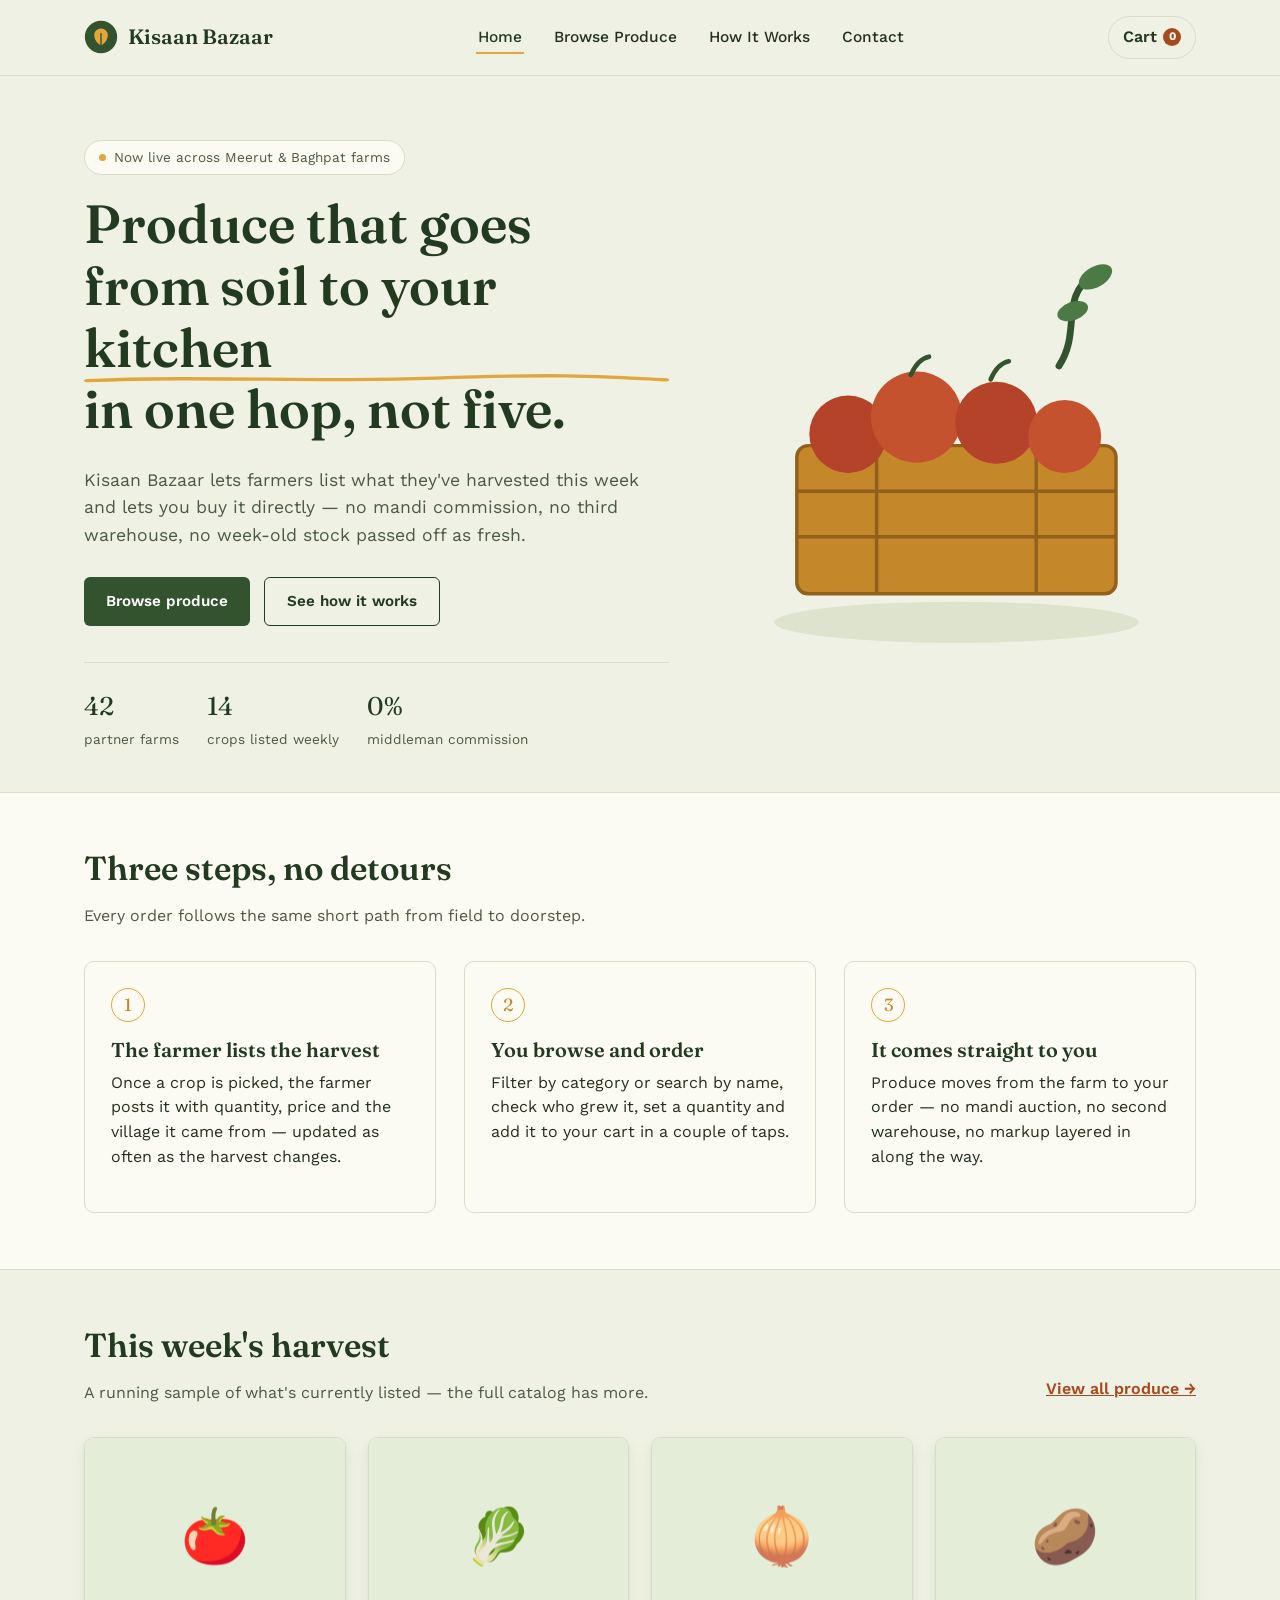
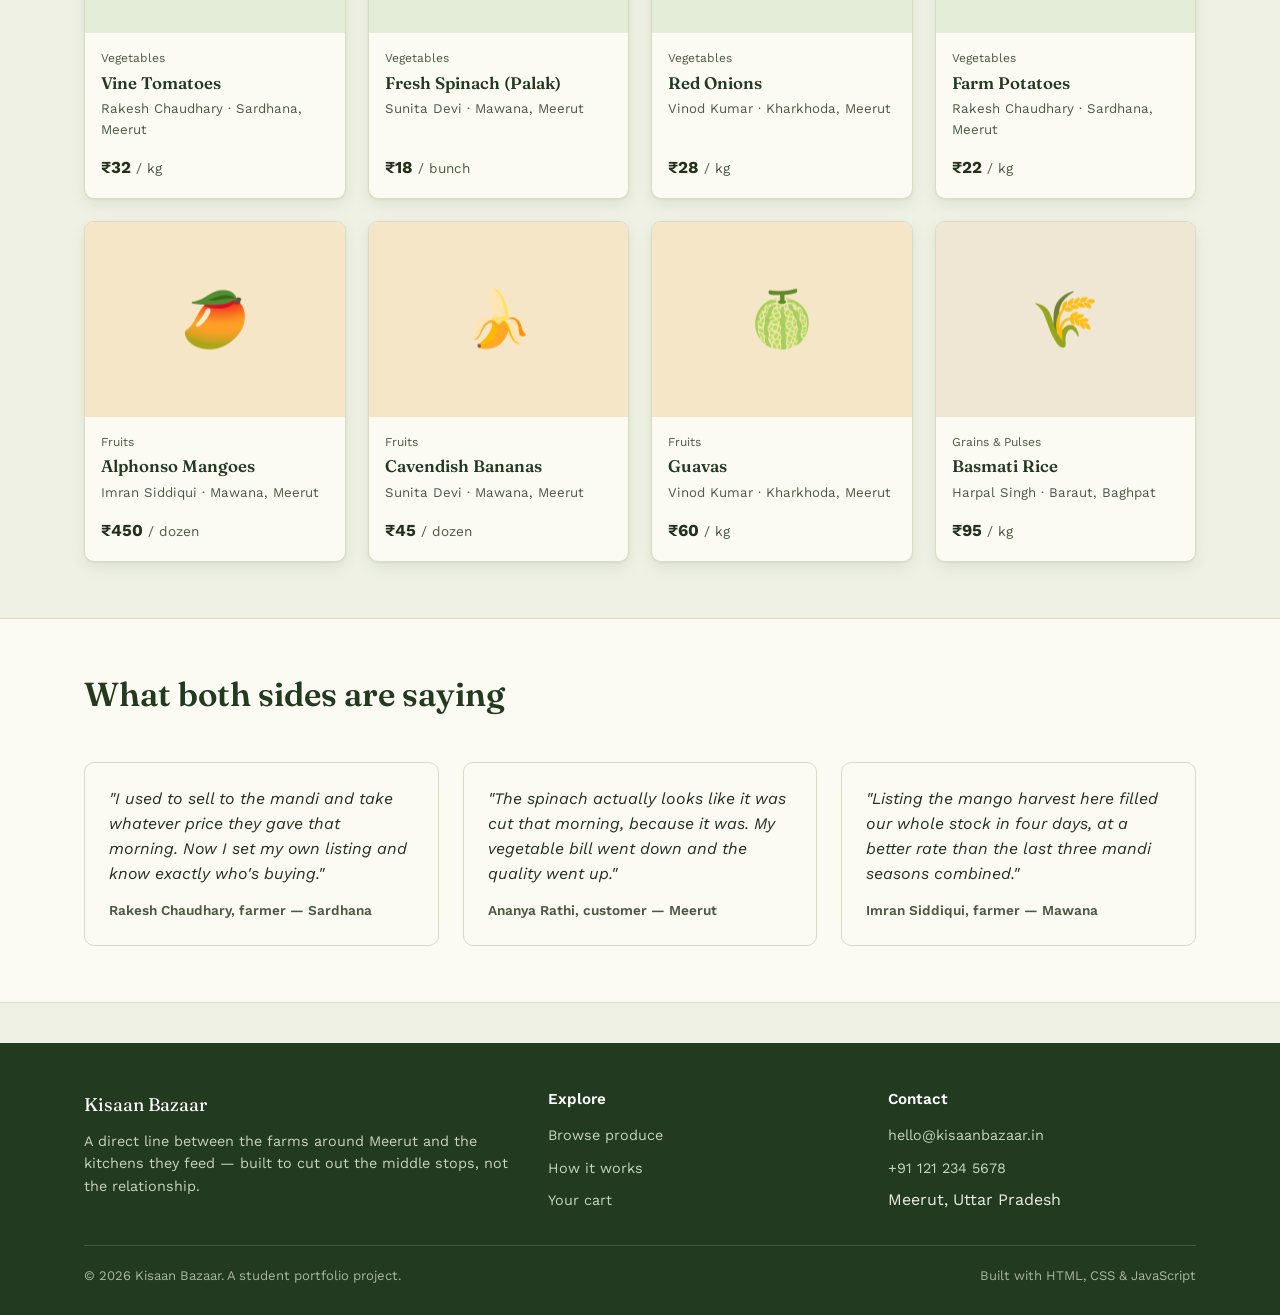
<file: index.html>
<!DOCTYPE html>
<html lang="en">
<head>
<meta charset="UTF-8">
<meta name="viewport" content="width=device-width, initial-scale=1.0">
<title>Kisaan Bazaar — Buy Straight From the Farm</title>
<meta name="description" content="Kisaan Bazaar connects farmers directly with customers, cutting out middlemen so growers earn more and buyers get fresher produce.">
<link rel="preconnect" href="https://fonts.googleapis.com">
<link href="https://fonts.googleapis.com/css2?family=Fraunces:wght@400;600;700&family=Work+Sans:wght@400;500;600;700&display=swap" rel="stylesheet">
<link rel="stylesheet" href="css/style.css">
</head>
<body>

<header class="site-header">
  <nav class="nav">
    <a class="brand" href="index.html">
      <svg class="brand-mark" viewBox="0 0 40 40" fill="none" xmlns="http://www.w3.org/2000/svg" aria-hidden="true">
        <circle cx="20" cy="20" r="19" fill="#33532E"/>
        <path d="M20 30C20 30 12 26 12 18C12 13.5 15.5 10 20 10C24.5 10 28 13.5 28 18C28 26 20 30 20 30Z" fill="#E2A63B"/>
        <path d="M20 30V16" stroke="#33532E" stroke-width="1.6" stroke-linecap="round"/>
      </svg>
      Kisaan Bazaar
    </a>
    <button class="nav-toggle" aria-label="Toggle menu" aria-expanded="false">
      <svg viewBox="0 0 24 24" fill="none" stroke="currentColor" stroke-width="2" stroke-linecap="round"><line x1="3" y1="6" x2="21" y2="6"/><line x1="3" y1="12" x2="21" y2="12"/><line x1="3" y1="18" x2="21" y2="18"/></svg>
    </button>
    <ul class="nav-links">
      <li><a href="index.html" aria-current="page">Home</a></li>
      <li><a href="products.html">Browse Produce</a></li>
      <li><a href="index.html#how-it-works">How It Works</a></li>
      <li><a href="index.html#footer">Contact</a></li>
    </ul>
    <a class="nav-cart" href="cart.html">
      Cart <span class="cart-count" data-cart-count hidden>0</span>
    </a>
  </nav>
</header>

<main>

  <!-- ============ HERO ============ -->
  <section class="hero">
    <div class="container">
      <div class="hero-copy">
        <span class="eyebrow-tag"><span class="dot"></span> Now live across Meerut &amp; Baghpat farms</span>
        <h1>Produce that goes <span class="hero-underline">from soil to your kitchen
          <svg viewBox="0 0 300 12" preserveAspectRatio="none"><path d="M2 8 C 60 2, 120 10, 180 5 S 260 2, 298 7" stroke="#E2A63B" stroke-width="4" fill="none" stroke-linecap="round"/></svg>
        </span> in one hop, not five.</h1>
        <p class="hero-lede">Kisaan Bazaar lets farmers list what they've harvested this week and lets you buy it directly — no mandi commission, no third warehouse, no week-old stock passed off as fresh.</p>
        <div class="hero-actions">
          <a class="btn btn-primary" href="products.html">Browse produce</a>
          <a class="btn btn-outline" href="#how-it-works">See how it works</a>
        </div>
        <div class="hero-stats">
          <div><span class="stat-num">42</span><span class="stat-label">partner farms</span></div>
          <div><span class="stat-num">14</span><span class="stat-label">crops listed weekly</span></div>
          <div><span class="stat-num">0%</span><span class="stat-label">middleman commission</span></div>
        </div>
      </div>
      <div class="hero-art" aria-hidden="true">
        <svg viewBox="0 0 420 380" xmlns="http://www.w3.org/2000/svg">
          <ellipse cx="210" cy="345" rx="160" ry="18" fill="#DDE3CC"/>
          <!-- crate -->
          <rect x="70" y="190" width="280" height="130" rx="10" fill="#C4882A"/>
          <rect x="70" y="190" width="280" height="130" rx="10" fill="none" stroke="#8F611D" stroke-width="3"/>
          <line x1="70" y1="230" x2="350" y2="230" stroke="#8F611D" stroke-width="3"/>
          <line x1="70" y1="270" x2="350" y2="270" stroke="#8F611D" stroke-width="3"/>
          <line x1="140" y1="190" x2="140" y2="320" stroke="#8F611D" stroke-width="3"/>
          <line x1="280" y1="190" x2="280" y2="320" stroke="#8F611D" stroke-width="3"/>
          <!-- produce piled in crate -->
          <circle cx="115" cy="180" r="34" fill="#B4432A"/>
          <circle cx="175" cy="165" r="40" fill="#C4522F"/>
          <circle cx="245" cy="170" r="36" fill="#B4432A"/>
          <circle cx="305" cy="182" r="32" fill="#C4522F"/>
          <path d="M170 128 q6 -14 16 -16" stroke="#33532E" stroke-width="4" fill="none" stroke-linecap="round"/>
          <path d="M240 132 q6 -14 16 -16" stroke="#33532E" stroke-width="4" fill="none" stroke-linecap="round"/>
          <!-- leafy stem accent -->
          <path d="M300 120 C 320 90, 300 60, 330 40" stroke="#33532E" stroke-width="6" fill="none" stroke-linecap="round"/>
          <ellipse cx="332" cy="42" rx="16" ry="9" fill="#4C7A45" transform="rotate(-30 332 42)"/>
          <ellipse cx="312" cy="72" rx="14" ry="8" fill="#4C7A45" transform="rotate(-20 312 72)"/>
        </svg>
      </div>
    </div>
  </section>

  <!-- ============ HOW IT WORKS ============ -->
  <section class="section section-alt" id="how-it-works">
    <div class="container">
      <div class="section-head">
        <div>
          <h2>Three steps, no detours</h2>
          <p>Every order follows the same short path from field to doorstep.</p>
        </div>
      </div>
      <div class="steps">
        <div class="step">
          <div class="step-num">1</div>
          <h3>The farmer lists the harvest</h3>
          <p>Once a crop is picked, the farmer posts it with quantity, price and the village it came from — updated as often as the harvest changes.</p>
        </div>
        <div class="step">
          <div class="step-num">2</div>
          <h3>You browse and order</h3>
          <p>Filter by category or search by name, check who grew it, set a quantity and add it to your cart in a couple of taps.</p>
        </div>
        <div class="step">
          <div class="step-num">3</div>
          <h3>It comes straight to you</h3>
          <p>Produce moves from the farm to your order — no mandi auction, no second warehouse, no markup layered in along the way.</p>
        </div>
      </div>
    </div>
  </section>

  <!-- ============ FEATURED PRODUCTS ============ -->
  <section class="section">
    <div class="container">
      <div class="section-head">
        <div>
          <h2>This week's harvest</h2>
          <p>A running sample of what's currently listed — the full catalog has more.</p>
        </div>
        <a class="btn-text" href="products.html">View all produce →</a>
      </div>
      <div class="product-grid" id="featured-grid"></div>
    </div>
  </section>

  <!-- ============ TESTIMONIALS ============ -->
  <section class="section section-alt">
    <div class="container">
      <div class="section-head">
        <div>
          <h2>What both sides are saying</h2>
        </div>
      </div>
      <div class="testimonial-grid">
        <div class="testimonial">
          <p>"I used to sell to the mandi and take whatever price they gave that morning. Now I set my own listing and know exactly who's buying."</p>
          <div class="testimonial-who">Rakesh Chaudhary, farmer — Sardhana</div>
        </div>
        <div class="testimonial">
          <p>"The spinach actually looks like it was cut that morning, because it was. My vegetable bill went down and the quality went up."</p>
          <div class="testimonial-who">Ananya Rathi, customer — Meerut</div>
        </div>
        <div class="testimonial">
          <p>"Listing the mango harvest here filled our whole stock in four days, at a better rate than the last three mandi seasons combined."</p>
          <div class="testimonial-who">Imran Siddiqui, farmer — Mawana</div>
        </div>
      </div>
    </div>
  </section>

</main>

<footer class="site-footer" id="footer">
  <div class="container">
    <div class="footer-grid">
      <div>
        <span class="footer-brand">Kisaan Bazaar</span>
        <p style="color:#C9D3BC; font-size:0.9rem;">A direct line between the farms around Meerut and the kitchens they feed — built to cut out the middle stops, not the relationship.</p>
      </div>
      <div>
        <h4>Explore</h4>
        <ul class="footer-links">
          <li><a href="products.html">Browse produce</a></li>
          <li><a href="index.html#how-it-works">How it works</a></li>
          <li><a href="cart.html">Your cart</a></li>
        </ul>
      </div>
      <div>
        <h4>Contact</h4>
        <ul class="footer-links">
          <li><a href="mailto:hello@kisaanbazaar.in">hello@kisaanbazaar.in</a></li>
          <li><a href="tel:+911212345678">+91 121 234 5678</a></li>
          <li>Meerut, Uttar Pradesh</li>
        </ul>
      </div>
    </div>
    <div class="footer-bottom">
      <span>© 2026 Kisaan Bazaar. A student portfolio project.</span>
      <span>Built with HTML, CSS &amp; JavaScript</span>
    </div>
  </div>
</footer>

<script src="js/data.js"></script>
<script src="js/cart-store.js"></script>
<script src="js/main.js"></script>
<script>
  document.getElementById("featured-grid").innerHTML =
    PRODUCTS.slice(0, 8).map(productCardHTML).join("");
</script>
</body>
</html>
</file>
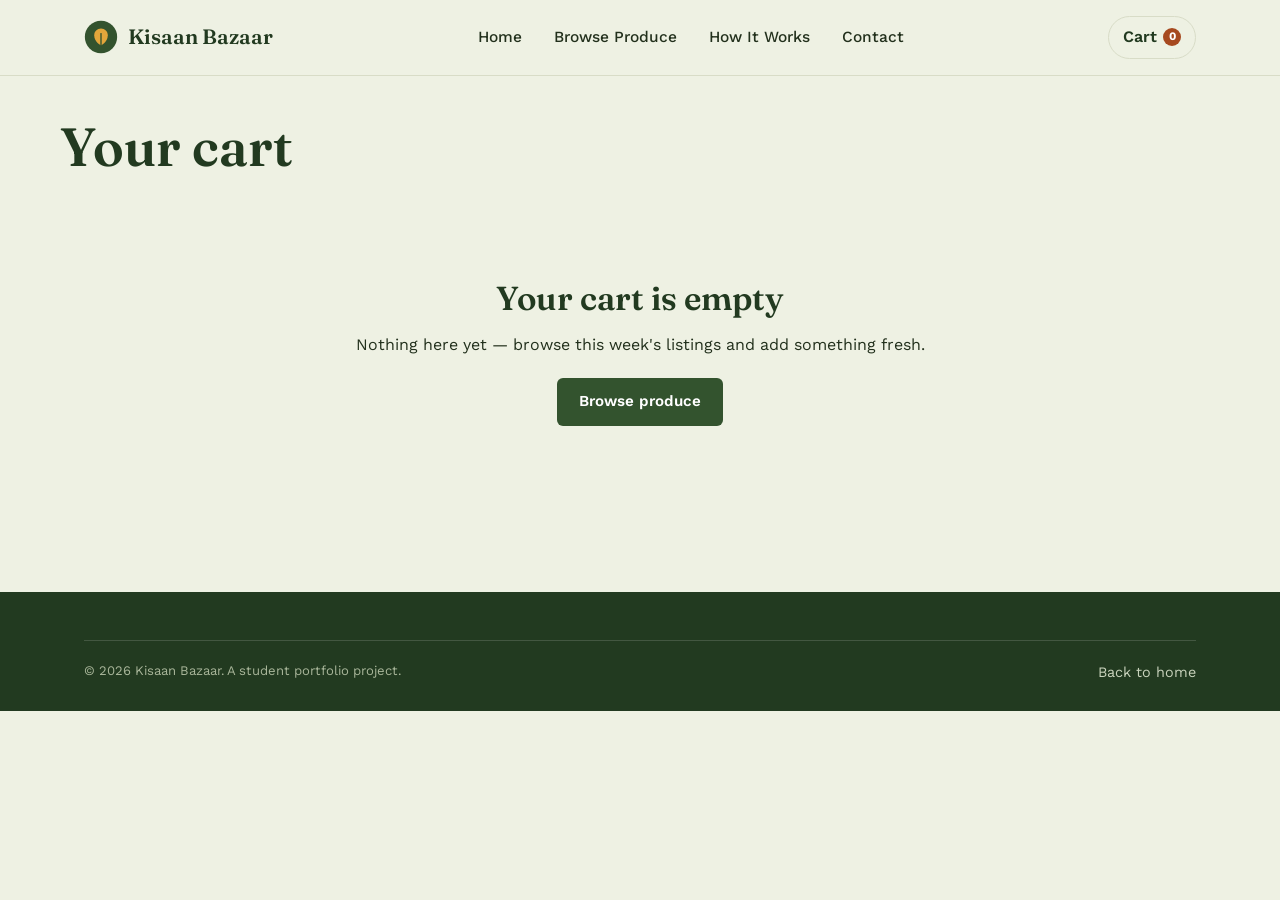
<file: cart.html>
<!DOCTYPE html>
<html lang="en">
<head>
<meta charset="UTF-8">
<meta name="viewport" content="width=device-width, initial-scale=1.0">
<title>Your Cart — Kisaan Bazaar</title>
<link rel="preconnect" href="https://fonts.googleapis.com">
<link href="https://fonts.googleapis.com/css2?family=Fraunces:wght@400;600;700&family=Work+Sans:wght@400;500;600;700&display=swap" rel="stylesheet">
<link rel="stylesheet" href="css/style.css">
</head>
<body>

<header class="site-header">
  <nav class="nav">
    <a class="brand" href="index.html">
      <svg class="brand-mark" viewBox="0 0 40 40" fill="none" xmlns="http://www.w3.org/2000/svg" aria-hidden="true">
        <circle cx="20" cy="20" r="19" fill="#33532E"/>
        <path d="M20 30C20 30 12 26 12 18C12 13.5 15.5 10 20 10C24.5 10 28 13.5 28 18C28 26 20 30 20 30Z" fill="#E2A63B"/>
        <path d="M20 30V16" stroke="#33532E" stroke-width="1.6" stroke-linecap="round"/>
      </svg>
      Kisaan Bazaar
    </a>
    <button class="nav-toggle" aria-label="Toggle menu" aria-expanded="false">
      <svg viewBox="0 0 24 24" fill="none" stroke="currentColor" stroke-width="2" stroke-linecap="round"><line x1="3" y1="6" x2="21" y2="6"/><line x1="3" y1="12" x2="21" y2="12"/><line x1="3" y1="18" x2="21" y2="18"/></svg>
    </button>
    <ul class="nav-links">
      <li><a href="index.html">Home</a></li>
      <li><a href="products.html">Browse Produce</a></li>
      <li><a href="index.html#how-it-works">How It Works</a></li>
      <li><a href="index.html#footer">Contact</a></li>
    </ul>
    <a class="nav-cart" href="cart.html" aria-current="page">
      Cart <span class="cart-count" data-cart-count hidden>0</span>
    </a>
  </nav>
</header>

<main>
  <div class="container page-head">
    <h1>Your cart</h1>
  </div>

  <section class="section" id="cart-root" style="padding-top:16px;">
    <!-- filled by cart.js -->
  </section>
</main>

<footer class="site-footer" id="footer">
  <div class="container">
    <div class="footer-bottom">
      <span>© 2026 Kisaan Bazaar. A student portfolio project.</span>
      <a href="index.html">Back to home</a>
    </div>
  </div>
</footer>

<script src="js/data.js"></script>
<script src="js/cart-store.js"></script>
<script src="js/main.js"></script>
<script src="js/cart.js"></script>
</body>
</html>
</file>
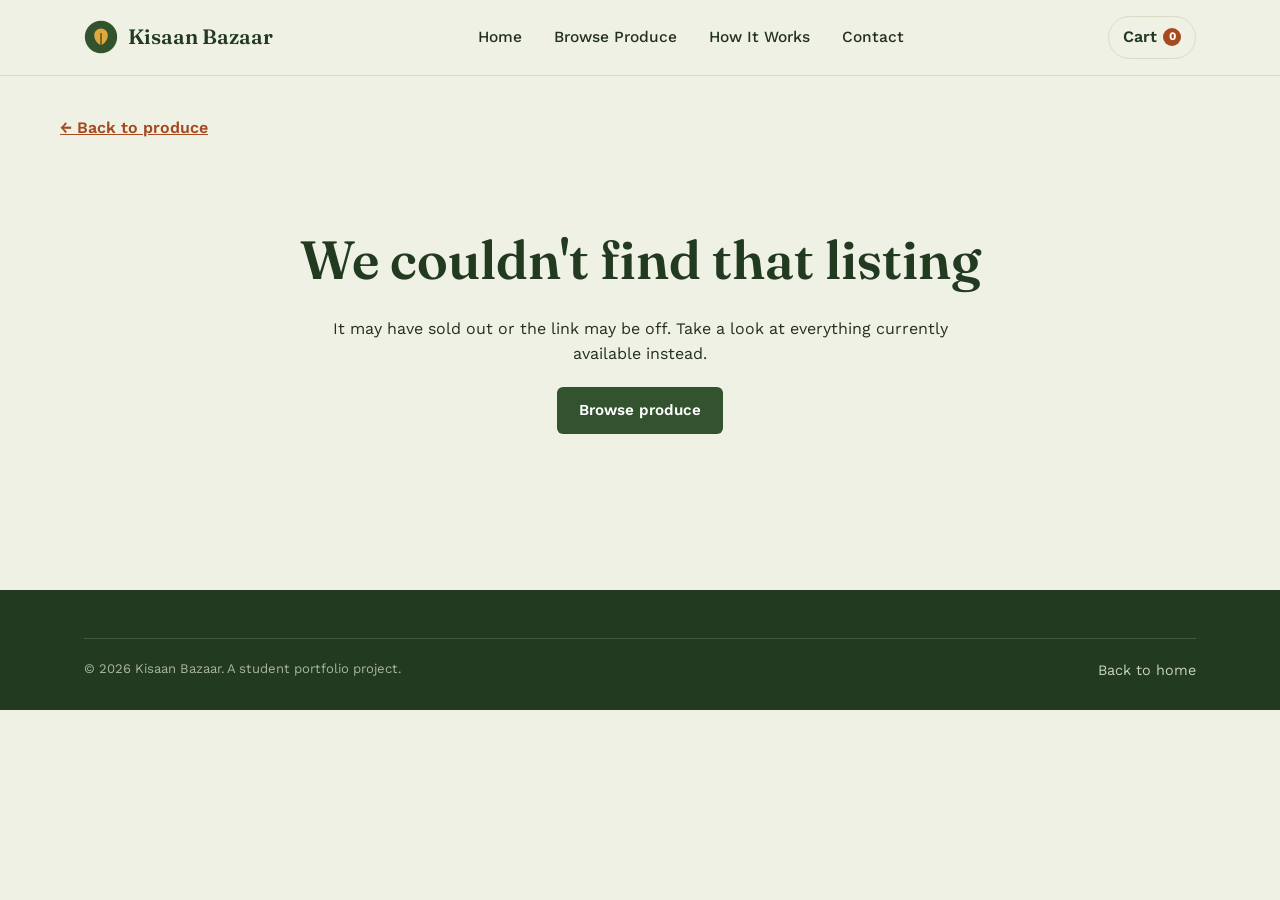
<file: product-detail.html>
<!DOCTYPE html>
<html lang="en">
<head>
<meta charset="UTF-8">
<meta name="viewport" content="width=device-width, initial-scale=1.0">
<title>Product — Kisaan Bazaar</title>
<link rel="preconnect" href="https://fonts.googleapis.com">
<link href="https://fonts.googleapis.com/css2?family=Fraunces:wght@400;600;700&family=Work+Sans:wght@400;500;600;700&display=swap" rel="stylesheet">
<link rel="stylesheet" href="css/style.css">
</head>
<body>

<header class="site-header">
  <nav class="nav">
    <a class="brand" href="index.html">
      <svg class="brand-mark" viewBox="0 0 40 40" fill="none" xmlns="http://www.w3.org/2000/svg" aria-hidden="true">
        <circle cx="20" cy="20" r="19" fill="#33532E"/>
        <path d="M20 30C20 30 12 26 12 18C12 13.5 15.5 10 20 10C24.5 10 28 13.5 28 18C28 26 20 30 20 30Z" fill="#E2A63B"/>
        <path d="M20 30V16" stroke="#33532E" stroke-width="1.6" stroke-linecap="round"/>
      </svg>
      Kisaan Bazaar
    </a>
    <button class="nav-toggle" aria-label="Toggle menu" aria-expanded="false">
      <svg viewBox="0 0 24 24" fill="none" stroke="currentColor" stroke-width="2" stroke-linecap="round"><line x1="3" y1="6" x2="21" y2="6"/><line x1="3" y1="12" x2="21" y2="12"/><line x1="3" y1="18" x2="21" y2="18"/></svg>
    </button>
    <ul class="nav-links">
      <li><a href="index.html">Home</a></li>
      <li><a href="products.html">Browse Produce</a></li>
      <li><a href="index.html#how-it-works">How It Works</a></li>
      <li><a href="index.html#footer">Contact</a></li>
    </ul>
    <a class="nav-cart" href="cart.html">
      Cart <span class="cart-count" data-cart-count hidden>0</span>
    </a>
  </nav>
</header>

<main>
  <div class="container page-head">
    <a class="btn-text" href="products.html">← Back to produce</a>
  </div>

  <section class="section" id="detail-root" style="padding-top:20px;">
    <!-- filled by product-detail.js; shows a not-found state if the id is missing -->
  </section>
</main>

<footer class="site-footer" id="footer">
  <div class="container">
    <div class="footer-bottom">
      <span>© 2026 Kisaan Bazaar. A student portfolio project.</span>
      <a href="index.html">Back to home</a>
    </div>
  </div>
</footer>

<div class="added-toast" id="added-toast" role="status" aria-live="polite">Added to cart</div>

<script src="js/data.js"></script>
<script src="js/cart-store.js"></script>
<script src="js/main.js"></script>
<script src="js/product-detail.js"></script>
</body>
</html>
</file>
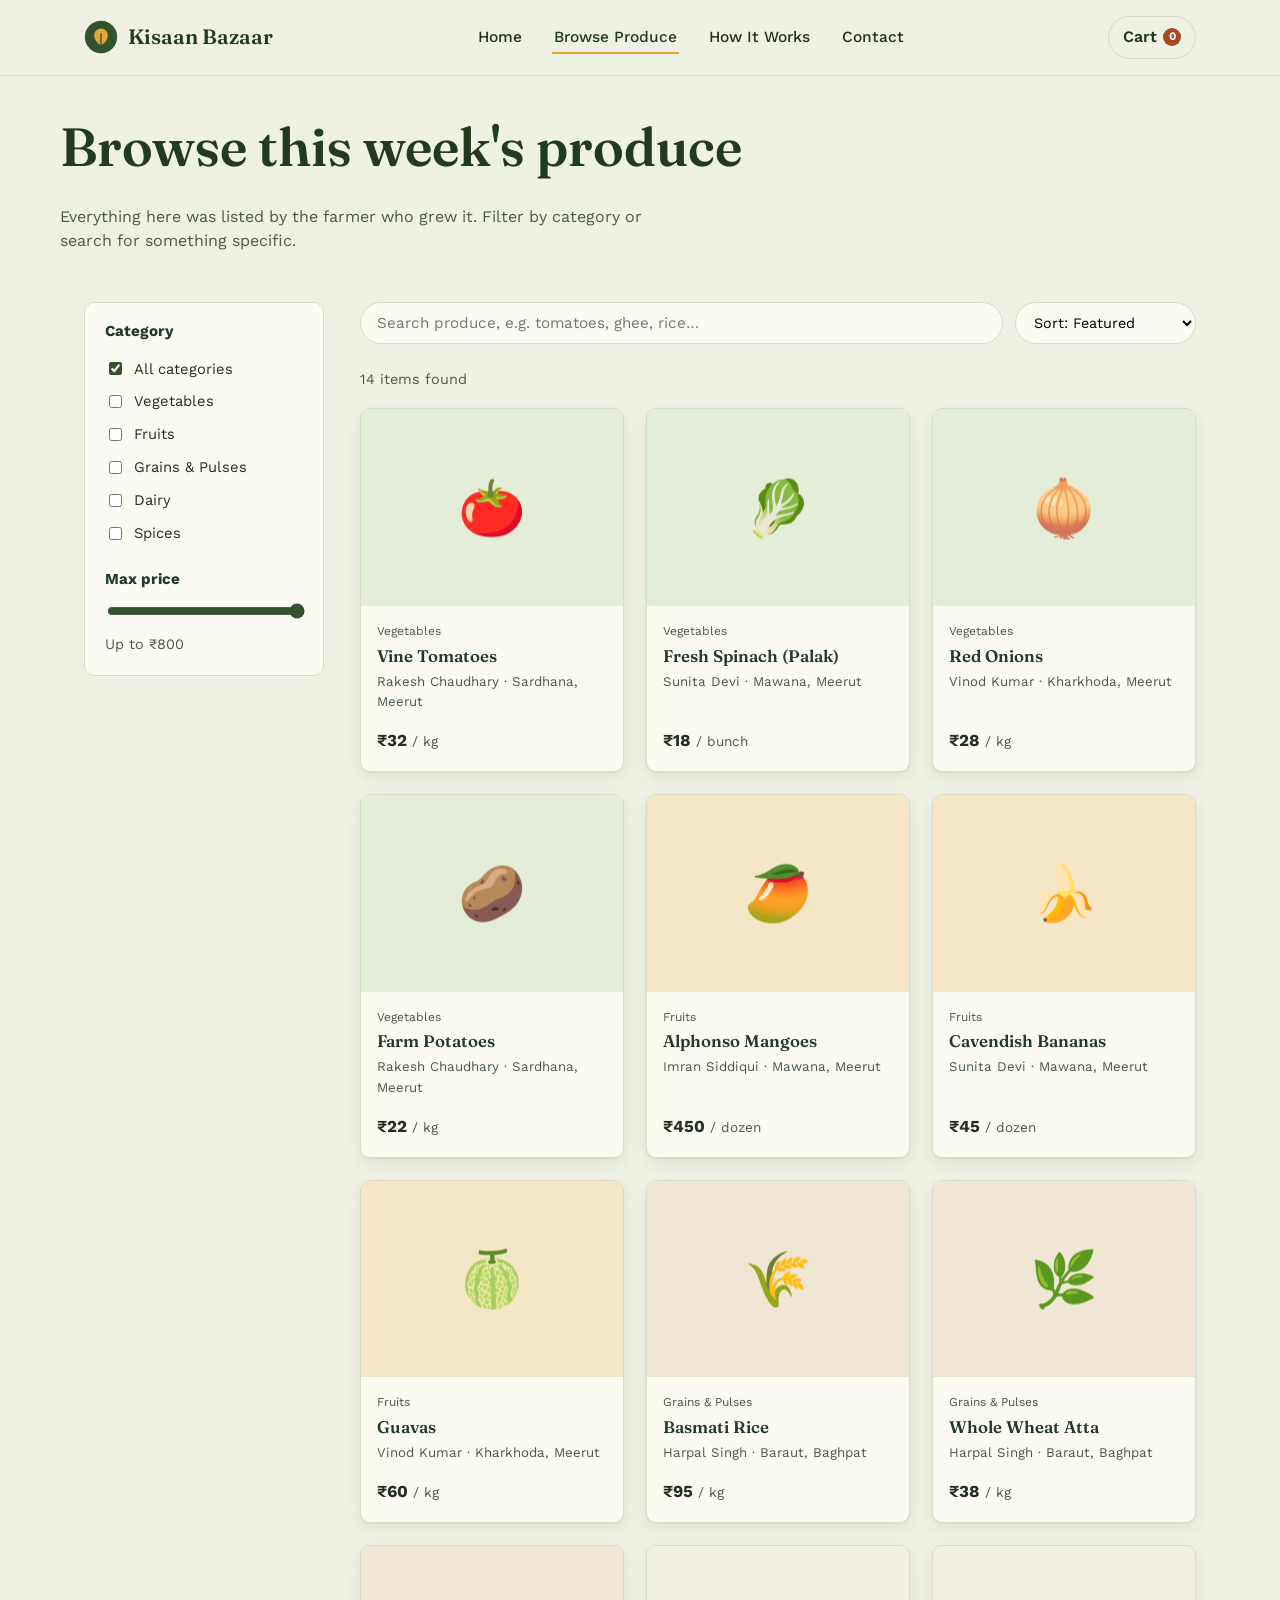
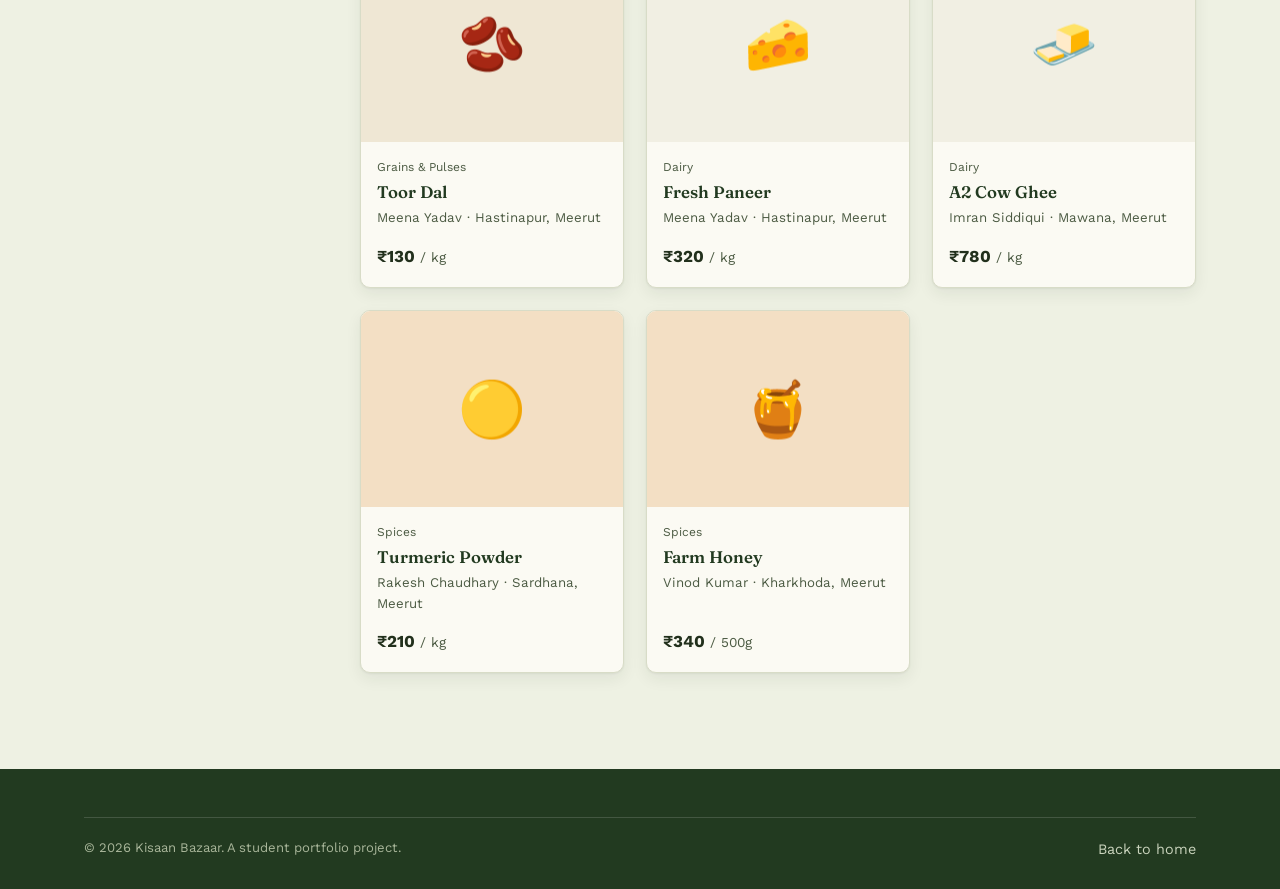
<file: products.html>
<!DOCTYPE html>
<html lang="en">
<head>
<meta charset="UTF-8">
<meta name="viewport" content="width=device-width, initial-scale=1.0">
<title>Browse Produce — Kisaan Bazaar</title>
<meta name="description" content="Browse fresh produce listed directly by farmers near Meerut — filter by category and search by name.">
<link rel="preconnect" href="https://fonts.googleapis.com">
<link href="https://fonts.googleapis.com/css2?family=Fraunces:wght@400;600;700&family=Work+Sans:wght@400;500;600;700&display=swap" rel="stylesheet">
<link rel="stylesheet" href="css/style.css">
</head>
<body>

<header class="site-header">
  <nav class="nav">
    <a class="brand" href="index.html">
      <svg class="brand-mark" viewBox="0 0 40 40" fill="none" xmlns="http://www.w3.org/2000/svg" aria-hidden="true">
        <circle cx="20" cy="20" r="19" fill="#33532E"/>
        <path d="M20 30C20 30 12 26 12 18C12 13.5 15.5 10 20 10C24.5 10 28 13.5 28 18C28 26 20 30 20 30Z" fill="#E2A63B"/>
        <path d="M20 30V16" stroke="#33532E" stroke-width="1.6" stroke-linecap="round"/>
      </svg>
      Kisaan Bazaar
    </a>
    <button class="nav-toggle" aria-label="Toggle menu" aria-expanded="false">
      <svg viewBox="0 0 24 24" fill="none" stroke="currentColor" stroke-width="2" stroke-linecap="round"><line x1="3" y1="6" x2="21" y2="6"/><line x1="3" y1="12" x2="21" y2="12"/><line x1="3" y1="18" x2="21" y2="18"/></svg>
    </button>
    <ul class="nav-links">
      <li><a href="index.html">Home</a></li>
      <li><a href="products.html" aria-current="page">Browse Produce</a></li>
      <li><a href="index.html#how-it-works">How It Works</a></li>
      <li><a href="index.html#footer">Contact</a></li>
    </ul>
    <a class="nav-cart" href="cart.html">
      Cart <span class="cart-count" data-cart-count hidden>0</span>
    </a>
  </nav>
</header>

<main>
  <div class="container page-head">
    <h1>Browse this week's produce</h1>
    <p>Everything here was listed by the farmer who grew it. Filter by category or search for something specific.</p>
  </div>

  <section class="section" style="padding-top:24px;">
    <div class="container listing-layout">

      <aside class="filter-panel" aria-label="Filters">
        <div class="filter-group">
          <h3>Category</h3>
          <label class="filter-option">
            <input type="checkbox" value="all" data-cat-all checked> All categories
          </label>
          <div id="category-list"></div>
        </div>
        <div class="filter-group">
          <h3>Max price</h3>
          <input type="range" id="price-range" min="0" max="800" step="10" value="800" style="width:100%; accent-color:#33532E;">
          <div class="results-meta" id="price-range-label" style="margin:6px 0 0;">Up to ₹800</div>
        </div>
      </aside>

      <div>
        <div class="search-row">
          <input class="search-input" type="search" id="search-input" placeholder="Search produce, e.g. tomatoes, ghee, rice…" aria-label="Search produce">
          <select class="select-input" id="sort-select" aria-label="Sort by">
            <option value="default">Sort: Featured</option>
            <option value="price-asc">Price: Low to High</option>
            <option value="price-desc">Price: High to Low</option>
            <option value="name-asc">Name: A–Z</option>
          </select>
        </div>

        <p class="results-meta" id="results-count"></p>
        <div class="product-grid" id="product-grid"></div>
        <div class="empty-state" id="empty-state" hidden>
          <h3>No produce matches those filters</h3>
          <p>Try widening the price range or clearing the category filter.</p>
        </div>
      </div>

    </div>
  </section>
</main>

<footer class="site-footer" id="footer">
  <div class="container">
    <div class="footer-bottom">
      <span>© 2026 Kisaan Bazaar. A student portfolio project.</span>
      <a href="index.html">Back to home</a>
    </div>
  </div>
</footer>

<script src="js/data.js"></script>
<script src="js/cart-store.js"></script>
<script src="js/main.js"></script>
<script src="js/products.js"></script>
</body>
</html>
</file>
<file: css/style.css>
/* ==========================================================================
   Kisaan Bazaar — design tokens
   Palette: pale sage paper, deep forest green, marigold accent, rust clay
   Type: Fraunces (display, warm slab-serif) + Work Sans (body/UI)
   ========================================================================== */

:root {
  --paper: #EEF1E3;
  --paper-card: #FBFAF3;
  --ink: #22301C;
  --ink-soft: #4B5A42;
  --forest: #33532E;
  --forest-dark: #223A20;
  --marigold: #E2A63B;
  --marigold-dark: #C4882A;
  --clay: #A6491F;
  --line: #D8DCC7;

  --font-display: "Fraunces", "Iowan Old Style", serif;
  --font-body: "Work Sans", "Segoe UI", sans-serif;

  --radius-sm: 6px;
  --radius-md: 10px;
  --container: 1160px;
  --shadow-card: 0 1px 2px rgba(34, 48, 28, 0.06), 0 6px 16px rgba(34, 48, 28, 0.07);
}

* { box-sizing: border-box; }

html { scroll-behavior: smooth; }

body {
  margin: 0;
  background: var(--paper);
  color: var(--ink);
  font-family: var(--font-body);
  font-size: 16px;
  line-height: 1.55;
  -webkit-font-smoothing: antialiased;
}

img, svg { max-width: 100%; display: block; }

h1, h2, h3, h4 {
  font-family: var(--font-display);
  color: var(--forest-dark);
  line-height: 1.15;
  margin: 0 0 0.5em;
  font-weight: 600;
}

h1 { font-size: clamp(2.1rem, 4.2vw, 3.4rem); }
h2 { font-size: clamp(1.6rem, 2.6vw, 2.2rem); }
h3 { font-size: 1.25rem; }

p { margin: 0 0 1em; max-width: 62ch; }

a { color: var(--forest); }

.container {
  max-width: var(--container);
  margin: 0 auto;
  padding: 0 24px;
}

:focus-visible {
  outline: 3px solid var(--marigold-dark);
  outline-offset: 2px;
}

@media (prefers-reduced-motion: reduce) {
  html { scroll-behavior: auto; }
  * { animation-duration: 0.001ms !important; transition-duration: 0.001ms !important; }
}

/* ---------- buttons ---------- */

.btn {
  display: inline-flex;
  align-items: center;
  justify-content: center;
  gap: 8px;
  border: none;
  border-radius: var(--radius-sm);
  font-family: var(--font-body);
  font-weight: 600;
  font-size: 0.95rem;
  padding: 12px 22px;
  cursor: pointer;
  text-decoration: none;
  transition: transform 0.12s ease, background 0.12s ease;
}
.btn:active { transform: translateY(1px); }

.btn-primary { background: var(--forest); color: #fff; }
.btn-primary:hover { background: var(--forest-dark); }

.btn-accent { background: var(--marigold); color: var(--forest-dark); }
.btn-accent:hover { background: var(--marigold-dark); }

.btn-outline {
  background: transparent;
  color: var(--forest-dark);
  border: 1.5px solid var(--forest-dark);
}
.btn-outline:hover { background: var(--forest-dark); color: #fff; }

.btn-text {
  background: none;
  color: var(--clay);
  padding: 4px 0;
  font-weight: 600;
}
.btn-text:hover { text-decoration: underline; }

.btn-block { width: 100%; }
.btn[disabled] { opacity: 0.5; cursor: not-allowed; }

/* ---------- header / nav ---------- */

.site-header {
  background: var(--paper);
  border-bottom: 1px solid var(--line);
  position: sticky;
  top: 0;
  z-index: 40;
}

.nav {
  display: flex;
  align-items: center;
  justify-content: space-between;
  padding: 16px 24px;
  max-width: var(--container);
  margin: 0 auto;
  gap: 16px;
}

.brand {
  display: flex;
  align-items: center;
  gap: 10px;
  text-decoration: none;
  color: var(--forest-dark);
  font-family: var(--font-display);
  font-weight: 600;
  font-size: 1.3rem;
}

.brand-mark {
  width: 34px;
  height: 34px;
  flex-shrink: 0;
}

.nav-links {
  display: flex;
  align-items: center;
  gap: 28px;
  list-style: none;
  margin: 0;
  padding: 0;
}

.nav-links a {
  text-decoration: none;
  color: var(--ink);
  font-weight: 500;
  font-size: 0.97rem;
  padding: 6px 2px;
  border-bottom: 2px solid transparent;
}
.nav-links a:hover,
.nav-links a[aria-current="page"] { border-bottom-color: var(--marigold); color: var(--forest-dark); }

.nav-cart {
  position: relative;
  display: inline-flex;
  align-items: center;
  gap: 6px;
  text-decoration: none;
  color: var(--forest-dark);
  font-weight: 600;
  border: 1.5px solid var(--line);
  border-radius: 999px;
  padding: 8px 14px;
}
.nav-cart:hover { border-color: var(--forest); }

.cart-count {
  background: var(--clay);
  color: #fff;
  font-size: 0.72rem;
  font-weight: 700;
  min-width: 18px;
  height: 18px;
  border-radius: 999px;
  display: inline-flex;
  align-items: center;
  justify-content: center;
  padding: 0 5px;
}

.nav-toggle {
  display: none;
  background: none;
  border: 1.5px solid var(--line);
  border-radius: var(--radius-sm);
  padding: 8px 10px;
  cursor: pointer;
}
.nav-toggle svg { width: 20px; height: 20px; }

/* ---------- hero ---------- */

.hero {
  padding: 64px 0 40px;
  overflow: hidden;
}

.hero .container {
  display: grid;
  grid-template-columns: 1.1fr 0.9fr;
  gap: 48px;
  align-items: center;
}

.eyebrow-tag {
  display: inline-flex;
  align-items: center;
  gap: 8px;
  background: var(--paper-card);
  border: 1px solid var(--line);
  border-radius: 999px;
  padding: 6px 14px;
  font-size: 0.85rem;
  color: var(--ink-soft);
  margin-bottom: 18px;
}
.eyebrow-tag .dot { width: 7px; height: 7px; border-radius: 999px; background: var(--marigold); }

.hero-underline {
  position: relative;
  display: inline-block;
}
.hero-underline svg {
  position: absolute;
  left: 0;
  bottom: -6px;
  width: 100%;
  height: 10px;
}

.hero-lede { font-size: 1.1rem; color: var(--ink-soft); margin-top: 18px; }

.hero-actions { display: flex; gap: 14px; margin-top: 28px; flex-wrap: wrap; }

.hero-stats {
  display: flex;
  gap: 28px;
  margin-top: 36px;
  padding-top: 24px;
  border-top: 1px solid var(--line);
}
.hero-stats .stat-num {
  font-family: var(--font-display);
  font-size: 1.6rem;
  color: var(--forest-dark);
  display: block;
}
.hero-stats .stat-label { font-size: 0.85rem; color: var(--ink-soft); }

.hero-art { position: relative; }

/* ---------- sections ---------- */

.section { padding: 56px 0; }
.section-alt { background: var(--paper-card); border-top: 1px solid var(--line); border-bottom: 1px solid var(--line); }

.section-head {
  display: flex;
  align-items: flex-end;
  justify-content: space-between;
  gap: 24px;
  margin-bottom: 32px;
  flex-wrap: wrap;
}
.section-head p { margin: 0; color: var(--ink-soft); }

/* ---------- steps (how it works) ---------- */

.steps {
  display: grid;
  grid-template-columns: repeat(3, 1fr);
  gap: 28px;
}

.step {
  background: var(--paper-card);
  border: 1px solid var(--line);
  border-radius: var(--radius-md);
  padding: 26px;
}

.step-num {
  font-family: var(--font-display);
  font-size: 1.1rem;
  color: var(--marigold-dark);
  border: 1.5px solid var(--marigold);
  width: 34px;
  height: 34px;
  border-radius: 999px;
  display: flex;
  align-items: center;
  justify-content: center;
  margin-bottom: 16px;
}

/* ---------- product cards / grid ---------- */

.product-grid {
  display: grid;
  grid-template-columns: repeat(auto-fill, minmax(230px, 1fr));
  gap: 22px;
}

.product-card {
  background: var(--paper-card);
  border: 1px solid var(--line);
  border-radius: var(--radius-md);
  overflow: hidden;
  display: flex;
  flex-direction: column;
  text-decoration: none;
  color: inherit;
  box-shadow: var(--shadow-card);
}

.product-media {
  aspect-ratio: 4 / 3;
  display: flex;
  align-items: center;
  justify-content: center;
  font-size: 3.4rem;
  position: relative;
}

.product-body { padding: 16px 16px 18px; display: flex; flex-direction: column; gap: 6px; flex: 1; }

.product-category { font-size: 0.75rem; color: var(--ink-soft); text-transform: none; }
.product-name { font-family: var(--font-display); font-size: 1.05rem; color: var(--forest-dark); margin: 0; }
.product-farmer { font-size: 0.83rem; color: var(--ink-soft); }
.product-price { font-weight: 700; color: var(--ink); margin-top: auto; padding-top: 8px; font-size: 1.05rem; }
.product-price span { font-weight: 400; color: var(--ink-soft); font-size: 0.85rem; }

.product-card-footer { padding: 0 16px 16px; }

/* ---------- filter / listing layout ---------- */

.listing-layout {
  display: grid;
  grid-template-columns: 240px 1fr;
  gap: 36px;
  align-items: start;
}

.filter-panel {
  background: var(--paper-card);
  border: 1px solid var(--line);
  border-radius: var(--radius-md);
  padding: 20px;
  position: sticky;
  top: 96px;
}

.filter-group { margin-bottom: 22px; }
.filter-group:last-child { margin-bottom: 0; }
.filter-group h3 { font-size: 0.95rem; margin-bottom: 12px; font-family: var(--font-body); font-weight: 700; }

.filter-option { display: flex; align-items: center; gap: 9px; padding: 5px 0; font-size: 0.92rem; cursor: pointer; }
.filter-option input { accent-color: var(--forest); }

.search-row { display: flex; gap: 12px; margin-bottom: 24px; flex-wrap: wrap; }

.search-input {
  flex: 1;
  min-width: 220px;
  padding: 11px 16px;
  border-radius: 999px;
  border: 1.5px solid var(--line);
  background: var(--paper-card);
  font-family: var(--font-body);
  font-size: 0.95rem;
  color: var(--ink);
}
.search-input:focus { border-color: var(--forest); }

.select-input {
  padding: 11px 14px;
  border-radius: 999px;
  border: 1.5px solid var(--line);
  background: var(--paper-card);
  font-family: var(--font-body);
  font-size: 0.9rem;
}

.results-meta { color: var(--ink-soft); font-size: 0.9rem; margin-bottom: 18px; }

.empty-state {
  text-align: center;
  padding: 60px 20px;
  color: var(--ink-soft);
}

/* ---------- product detail ---------- */

.detail-layout {
  display: grid;
  grid-template-columns: 1fr 1fr;
  gap: 48px;
  align-items: start;
}

.detail-media {
  background: var(--paper-card);
  border: 1px solid var(--line);
  border-radius: var(--radius-md);
  aspect-ratio: 1 / 1;
  display: flex;
  align-items: center;
  justify-content: center;
  font-size: 8rem;
}

.detail-price { font-size: 1.8rem; color: var(--forest-dark); font-family: var(--font-display); margin: 6px 0 18px; }
.detail-price span { font-size: 1rem; color: var(--ink-soft); font-family: var(--font-body); }

.farmer-card {
  display: flex;
  align-items: center;
  gap: 14px;
  border: 1px solid var(--line);
  border-radius: var(--radius-md);
  padding: 14px 16px;
  margin: 20px 0 24px;
  background: var(--paper-card);
}
.farmer-avatar {
  width: 42px; height: 42px; border-radius: 999px;
  background: var(--forest); color: #fff;
  display: flex; align-items: center; justify-content: center;
  font-family: var(--font-display); font-weight: 600;
  flex-shrink: 0;
}
.farmer-meta { font-size: 0.85rem; color: var(--ink-soft); }
.farmer-meta strong { display: block; color: var(--ink); font-size: 0.95rem; }

.qty-row { display: flex; align-items: center; gap: 16px; margin-bottom: 22px; }
.qty-stepper { display: flex; align-items: center; border: 1.5px solid var(--line); border-radius: 999px; overflow: hidden; }
.qty-stepper button {
  background: var(--paper);
  border: none;
  width: 38px; height: 38px;
  font-size: 1.1rem;
  cursor: pointer;
  color: var(--forest-dark);
}
.qty-stepper button:hover { background: var(--line); }
.qty-stepper input {
  width: 46px;
  text-align: center;
  border: none;
  background: transparent;
  font-size: 1rem;
  font-family: var(--font-body);
}

.stock-note { font-size: 0.85rem; color: var(--ink-soft); }
.stock-note.low { color: var(--clay); }

.detail-actions { display: flex; gap: 14px; margin-top: 6px; flex-wrap: wrap; }

.added-toast {
  position: fixed;
  bottom: 28px;
  left: 50%;
  transform: translate(-50%, 20px);
  background: var(--forest-dark);
  color: #fff;
  padding: 12px 22px;
  border-radius: 999px;
  font-size: 0.92rem;
  font-weight: 600;
  opacity: 0;
  pointer-events: none;
  transition: opacity 0.2s ease, transform 0.2s ease;
  z-index: 60;
}
.added-toast.show { opacity: 1; transform: translate(-50%, 0); pointer-events: auto; }

/* ---------- cart page ---------- */

.cart-layout { display: grid; grid-template-columns: 1fr 340px; gap: 40px; align-items: start; }

.cart-line {
  display: grid;
  grid-template-columns: 64px 1fr auto auto;
  align-items: center;
  gap: 16px;
  padding: 18px 0;
  border-bottom: 1px solid var(--line);
}
.cart-line-media {
  width: 64px; height: 64px;
  border-radius: var(--radius-sm);
  background: var(--paper-card);
  border: 1px solid var(--line);
  display: flex; align-items: center; justify-content: center;
  font-size: 1.8rem;
}
.cart-line-name { font-weight: 600; color: var(--forest-dark); }
.cart-line-unit { font-size: 0.82rem; color: var(--ink-soft); }
.cart-line-remove { background: none; border: none; color: var(--clay); font-size: 0.85rem; cursor: pointer; padding: 0; }
.cart-line-remove:hover { text-decoration: underline; }

.summary-card {
  background: var(--paper-card);
  border: 1px solid var(--line);
  border-radius: var(--radius-md);
  padding: 22px;
  position: sticky;
  top: 96px;
}
.summary-row { display: flex; justify-content: space-between; font-size: 0.95rem; padding: 8px 0; color: var(--ink-soft); }
.summary-row.total { border-top: 1px solid var(--line); margin-top: 8px; padding-top: 16px; font-weight: 700; color: var(--ink); font-size: 1.1rem; }

.confirm-panel {
  text-align: center;
  padding: 80px 20px;
  max-width: 480px;
  margin: 0 auto;
}
.confirm-icon { width: 64px; height: 64px; margin: 0 auto 20px; }

/* ---------- testimonials ---------- */

.testimonial-grid { display: grid; grid-template-columns: repeat(3, 1fr); gap: 24px; }
.testimonial {
  background: var(--paper-card);
  border: 1px solid var(--line);
  border-radius: var(--radius-md);
  padding: 24px;
}
.testimonial p { font-style: italic; color: var(--ink); margin-bottom: 14px; }
.testimonial-who { font-size: 0.85rem; color: var(--ink-soft); font-weight: 600; }

/* ---------- footer ---------- */

.site-footer {
  background: var(--forest-dark);
  color: #E9EEE3;
  padding: 48px 0 28px;
  margin-top: 40px;
}
.footer-grid { display: grid; grid-template-columns: 1.4fr 1fr 1fr; gap: 32px; margin-bottom: 32px; }
.site-footer h4 { color: #fff; font-size: 0.95rem; margin-bottom: 14px; font-family: var(--font-body); }
.site-footer a { color: #C9D3BC; text-decoration: none; font-size: 0.9rem; }
.site-footer a:hover { color: #fff; }
.footer-links { list-style: none; margin: 0; padding: 0; display: flex; flex-direction: column; gap: 8px; }
.footer-bottom {
  border-top: 1px solid rgba(255,255,255,0.15);
  padding-top: 20px;
  font-size: 0.82rem;
  color: #A9B69A;
  display: flex;
  justify-content: space-between;
  flex-wrap: wrap;
  gap: 10px;
}
.footer-brand { color: #fff; font-family: var(--font-display); font-size: 1.15rem; margin-bottom: 10px; display: block; }

/* ---------- page header (non-home pages) ---------- */

.page-head { padding: 40px 0 8px; }
.page-head p { color: var(--ink-soft); }

/* ---------- responsive ---------- */

@media (max-width: 900px) {
  .hero .container { grid-template-columns: 1fr; }
  .hero-art { order: -1; max-width: 320px; margin: 0 auto; }
  .steps { grid-template-columns: 1fr; }
  .listing-layout { grid-template-columns: 1fr; }
  .filter-panel { position: static; }
  .detail-layout { grid-template-columns: 1fr; }
  .cart-layout { grid-template-columns: 1fr; }
  .summary-card { position: static; }
  .testimonial-grid { grid-template-columns: 1fr; }
  .footer-grid { grid-template-columns: 1fr 1fr; }
}

@media (max-width: 640px) {
  .nav-links {
    position: absolute;
    top: 100%;
    left: 0;
    right: 0;
    background: var(--paper);
    border-bottom: 1px solid var(--line);
    flex-direction: column;
    align-items: flex-start;
    padding: 12px 24px 20px;
    gap: 4px;
    display: none;
  }
  .nav-links.open { display: flex; }
  .nav-links a { width: 100%; padding: 10px 0; border-bottom: none; }
  .nav-toggle { display: inline-flex; align-items: center; }
  .cart-line { grid-template-columns: 48px 1fr; }
  .cart-line-media { width: 48px; height: 48px; font-size: 1.4rem; }
  .cart-line > *:nth-child(3), .cart-line > *:nth-child(4) { grid-column: 2; }
  .footer-grid { grid-template-columns: 1fr; }
  .hero-stats { flex-wrap: wrap; row-gap: 16px; }
}
</file>
